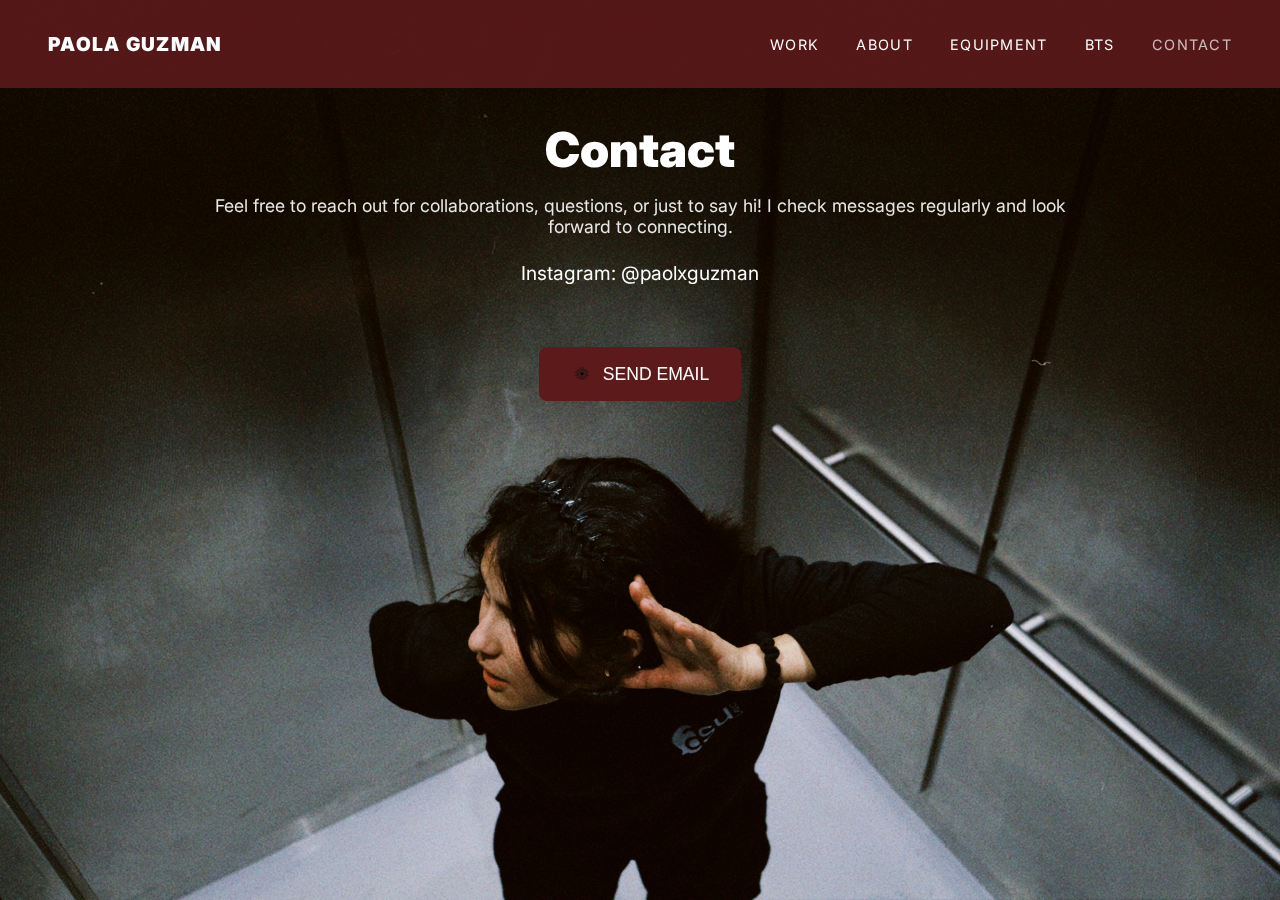
<file: contact.html>
<!DOCTYPE html>
<html lang="en">
<head>
<meta charset="UTF-8">
<meta name="viewport" content="width=device-width, initial-scale=1.0, maximum-scale=1.0, user-scalable=no">
<title>Paola Guzman — Contact</title>
<link rel="icon" type="image/png" href="sun.png">
<link href="https://fonts.googleapis.com/css2?family=Inter:wght@300;400;600;900&display=swap" rel="stylesheet">

<style>
:root { --wine:#5c1a1b; }
* { margin:0; padding:0; box-sizing:border-box; }

body {
  font-family:'Inter', sans-serif;
  background:#000 url('myphoto.jpg') center center/cover no-repeat fixed;
  color:#fff;
  overflow-x:hidden;
  scroll-behavior:smooth;
}

body::after {
  content:"";
  position:fixed;
  top:0; left:0;
  width:100%; height:100%;
  background:#000 url('myphoto.jpg') center center/cover no-repeat;
  opacity:0.1;
  z-index:-1;
}

header {
  position: fixed; top:0; left:0; width:100%;
  padding:2rem 3rem;
  display:flex; justify-content: space-between; align-items:center;
  background:rgba(92,26,27,0.9);
  z-index:1000;
  font-size:0.9rem;
  text-transform: uppercase;
  letter-spacing:0.08rem;
}
header .logo a { text-decoration:none; color:#fff; font-weight:900; font-size:1.2rem; }
header nav a { text-decoration:none; color:#fff; margin-left:2rem; transition:opacity 0.3s; }
header nav a:hover { opacity:0.6; }

main {
  max-width:900px;
  margin:0 auto;
  padding:120px 1.5rem 200px;
  display:flex;
  flex-direction:column;
  align-items:center;
  text-align:center;
}

h1 { font-size:3rem; font-weight:900; margin-bottom:1rem; }
p { font-size:1.1rem; opacity:0.9; margin-bottom:1.5rem; }

.contact-info {
  display:flex;
  flex-direction:column;
  gap:1rem;
  font-size:1.2rem;
  margin-bottom:2rem;
}
.contact-info a {
  color:#fff;
  text-decoration:none;
  transition:opacity 0.3s;
}
.contact-info a:hover { opacity:0.6; }

/* NEW BUTTON STYLE (KEEPS SAME FORMAT BUT INTERACTIVE) */
.email-button {
  margin-top:30px;
  background:var(--wine);
  color:white;
  padding:1rem 2rem;
  border:none;
  border-radius:8px;
  cursor:pointer;
  font-size:1.1rem;
  text-transform:uppercase;
  display:flex;
  align-items:center;
  gap:10px;
  transition:0.3s ease;
}

.email-button img {
  width:22px;
  height:22px;
  transition: transform 0.9s ease;
}

.email-button:hover img {
  transform: rotate(180deg);
}

.email-button:hover {
  opacity:0.8;
}
</style>
</head>

<body>

<header>
  <div class="logo"><a href="index.html">Paola Guzman</a></div>
  <nav>
    <a href="work.html">Work</a>
    <a href="about.html">About</a>
    <a href="equipment.html">Equipment</a>
    <a href="bts.html">BTS</a>
    <a href="contact.html" style="opacity:0.7;">Contact</a>
  </nav>
</header>

<main>
  <h1>Contact</h1>
  <p>
    Feel free to reach out for collaborations, questions, or just to say hi!  
    I check messages regularly and look forward to connecting.
  </p>

  <div class="contact-info">
    <a href="https://www.instagram.com/paolxguzman" target="_blank">Instagram: @paolxguzman</a>
  </div>

  <!-- REPLACED FORM WITH EMAIL BUTTON -->
  <button class="email-button" onclick="openEmail()">
    <img src="sun.png" alt="sun"> Send Email
  </button>
</main>

<script>
function openEmail() {
  window.location.href = "mailto:pxolaguzman@hotmail.com";
}

// Disable zoom controls (kept from original)
document.addEventListener('keydown', function(e) {
  if ((e.ctrlKey || e.metaKey) && ["+", "-", "=", "0"].includes(e.key)) {
    e.preventDefault();
  }
});
document.addEventListener('wheel', function(e) {
  if (e.ctrlKey || e.metaKey) e.preventDefault();
}, { passive: false });
</script>

</body>
</html>
</file>
